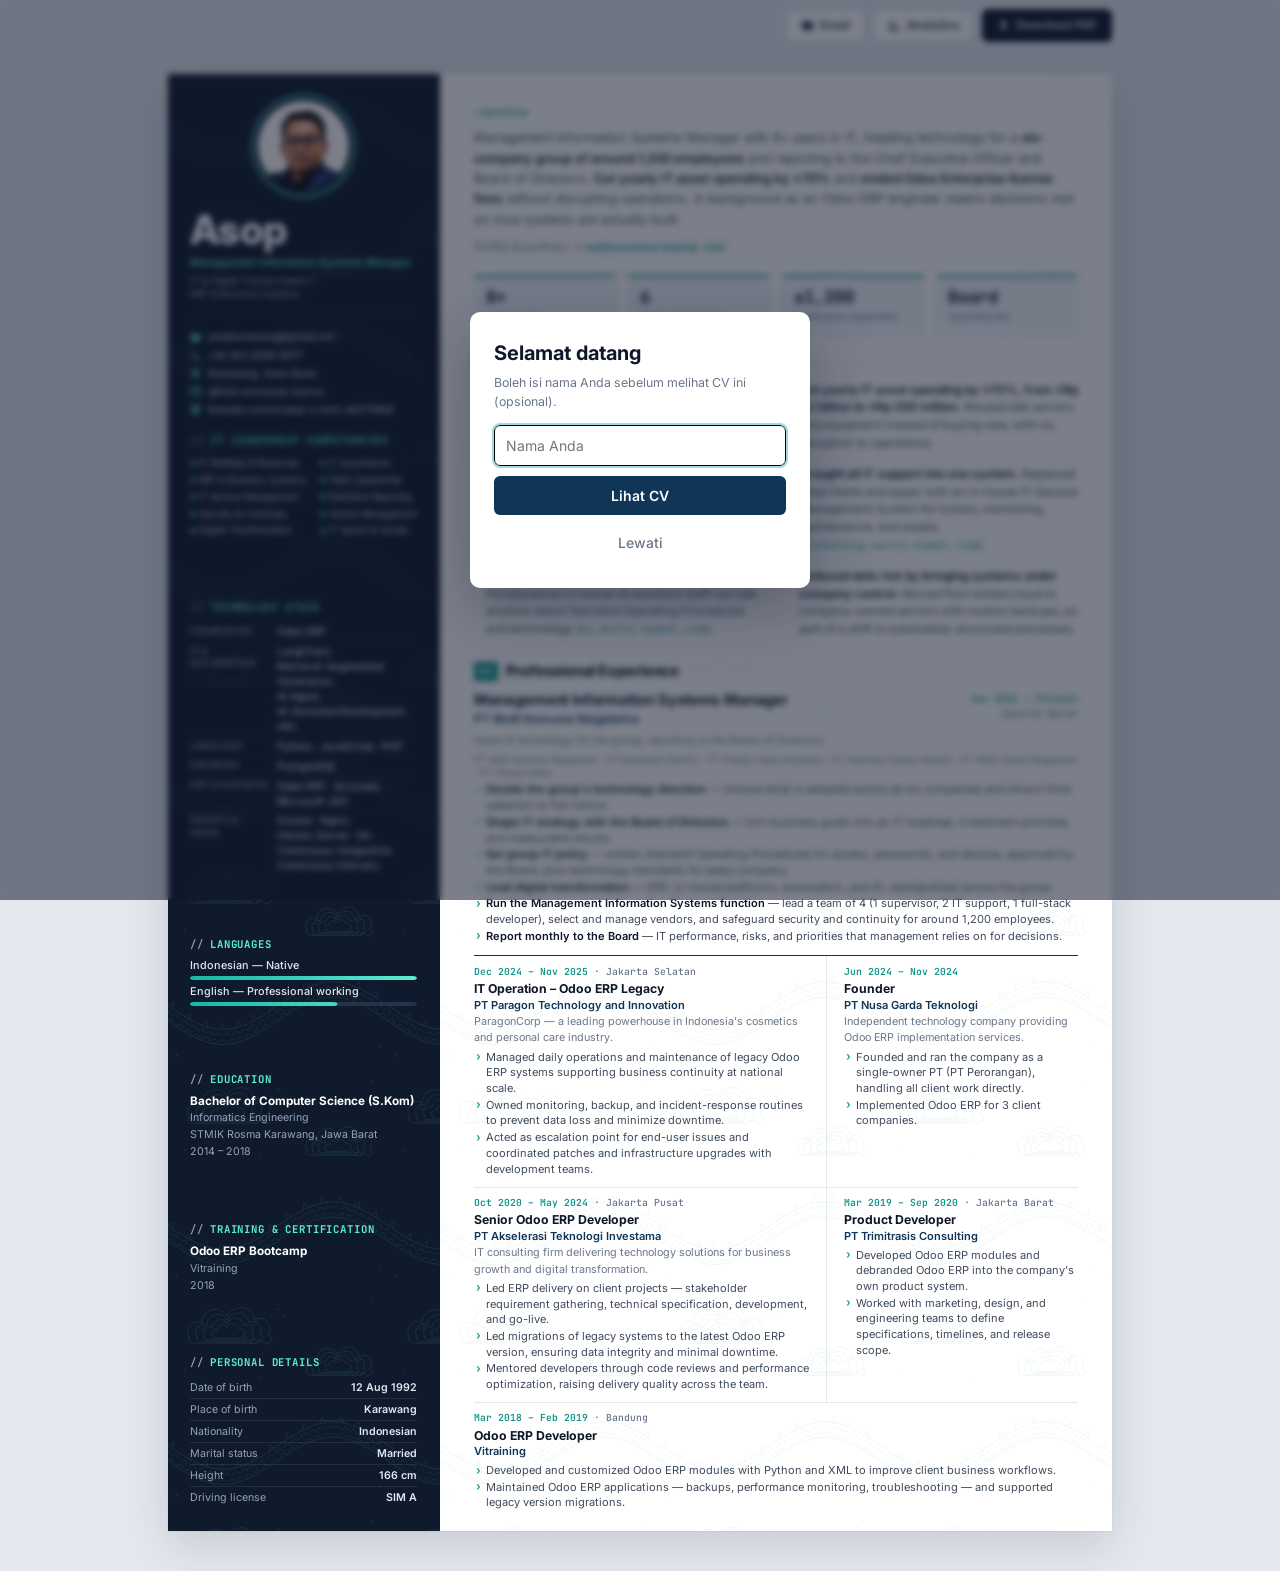
<file: index.html>
<!DOCTYPE html>
<html lang="en">
<head>
<meta charset="UTF-8">
<meta name="viewport" content="width=device-width, initial-scale=1.0">
<title>Asop — Management Information Systems Manager</title>
<link rel="icon" type="image/svg+xml" href="data:image/svg+xml,%3Csvg xmlns='http://www.w3.org/2000/svg' viewBox='0 0 24 24'%3E%3Crect width='24' height='24' rx='5' fill='%230f3557'/%3E%3Cpath fill='%23fff' d='M6 4h8l4 4v12H6V4z' opacity='.95'/%3E%3Cpath fill='%230e8ba1' d='M14 4l4 4h-4V4z'/%3E%3Crect x='8' y='11' width='8' height='1.4' fill='%230f3557'/%3E%3Crect x='8' y='14' width='8' height='1.4' fill='%230f3557'/%3E%3Crect x='8' y='17' width='5' height='1.4' fill='%230f3557'/%3E%3C/svg%3E">
<meta name="description" content="Curriculum Vitae of Asop — Management Information Systems Manager with 8+ years in ERP, digital transformation, and in-house platforms, heading technology for a six-company group of around 1,200 employees.">
<meta name="author" content="Asop">
<meta property="og:title" content="Asop — Management Information Systems Manager">
<meta property="og:description" content="Management Information Systems Manager — 8+ years in ERP, digital transformation, and in-house platforms; heads technology for a six-company group.">
<meta property="og:type" content="profile">
<link rel="preconnect" href="https://fonts.googleapis.com">
<link rel="preconnect" href="https://fonts.gstatic.com" crossorigin>
<link href="https://fonts.googleapis.com/css2?family=Inter:wght@400;500;600;700;800&family=JetBrains+Mono:wght@500;600;700&display=swap" rel="stylesheet">
<style>
:root{
  --side:#0f1b2d;
  --side-2:#16263d;
  --side-ink:#e2e8f0;
  --side-soft:#94a3b8;
  --teal:#0d9488;
  --teal-lt:#5eead4;
  --navy:#0f3557;
  --ink:#0f172a;
  --body:#3f4b5c;
  --soft:#6b7789;
  --rule:#e2e8f0;
  --wash:#f1f5f9;
  --paper:#fff;
  --canvas:#e5e9ef;
  --mono:'JetBrains Mono',ui-monospace,SFMono-Regular,Menlo,Consolas,monospace;
  --scale:.84;
  --page-w:210mm;
  --side-w:72mm;
}
*{box-sizing:border-box;margin:0;padding:0}
html{-webkit-text-size-adjust:100%}
body{font-family:'Inter',-apple-system,BlinkMacSystemFont,'Segoe UI',Roboto,sans-serif;
  background:var(--canvas);color:var(--body);font-size:9pt;line-height:1.5;-webkit-font-smoothing:antialiased}
a{color:inherit}
*{-webkit-print-color-adjust:exact;print-color-adjust:exact}

/* ============ toolbar ============ */
.toolbar{position:sticky;top:0;z-index:20;background:rgba(229,233,239,.92);
  backdrop-filter:blur(8px);border-bottom:1px solid #d3dae3}
.toolbar-in{max-width:var(--page-w);margin:0 auto;padding:9px 0;display:flex;gap:8px;justify-content:flex-end}
.btn{font:inherit;font-size:11.5px;font-weight:500;display:inline-flex;align-items:center;gap:6px;
  padding:7px 14px;border-radius:6px;cursor:pointer;text-decoration:none;border:1px solid transparent}
.btn svg{width:13px;height:13px;fill:currentColor}
.btn-primary{background:var(--side);color:#fff}
.btn-primary:hover{background:#0a1322}
.btn-ghost{background:#fff;color:var(--side);border-color:#c9d2dd}
.btn-ghost:hover{background:#f4f7fa}

/* ============ sheet: sidebar gelap + kolom utama ============ */
.sheet{position:relative;width:var(--page-w);margin:22px auto 40px;background:var(--paper);
  display:grid;grid-template-columns:var(--side-w) 1fr;
  box-shadow:0 1px 2px rgba(15,23,42,.05),0 16px 44px rgba(15,23,42,.14)}
/* latar sidebar sebagai elemen terpisah: di print dibuat fixed supaya ada di setiap halaman */
/* sidebar setinggi kolom utama; isinya direntangkan supaya tidak ada area kosong */
.side{position:relative;background:var(--side) url(batik-naga.svg) 0 0/220px repeat;color:var(--side-ink);padding:12mm 6mm 12mm;display:flex;flex-direction:column}
.side-rest{flex:1;display:flex;flex-direction:column;justify-content:space-between}
.main{padding:12mm 11mm 12mm 10mm;min-width:0;background:url(batik-naga-light.svg) 0 0/220px repeat}

/* ---- sidebar ---- */
.portrait{width:36mm;height:36mm;margin:0 auto;border-radius:50%;overflow:hidden;
  box-shadow:0 0 0 1.2mm var(--side),0 0 0 1.7mm var(--teal-lt)}
.portrait img{width:100%;height:100%;object-fit:cover;display:block}
.name{margin-top:7mm;font-size:30pt;line-height:1;font-weight:800;color:#fff;letter-spacing:-.8px}
.role{margin-top:6px;font-size:7.8pt;font-weight:600;line-height:1.4;color:var(--teal-lt);white-space:nowrap;letter-spacing:0}
.headline{margin-top:3px;font-size:7pt;line-height:1.45;color:rgba(255,255,255,.72)}
.headline span{white-space:nowrap}
.side-block{margin-top:6mm}
.sh{font-family:var(--mono);font-size:8pt;font-weight:700;letter-spacing:.08em;text-transform:uppercase;
  color:var(--teal-lt);margin-bottom:3mm;display:flex;align-items:center;gap:6px}
.sh::before{content:"//";color:var(--side-soft);font-weight:500}
.contacts{display:flex;flex-direction:column;gap:5px;font-size:7.6pt;letter-spacing:-.1px;padding-top:5mm;border-top:1px solid rgba(255,255,255,.12)}
.contacts span{display:flex;align-items:center;gap:7px;color:var(--side-ink);word-break:break-all}
.contacts a{text-decoration:none}
.contacts a:hover{color:var(--teal-lt)}
.contacts svg{width:11px;height:11px;fill:var(--teal-lt);flex:0 0 11px}
.skill{margin-bottom:4.5px}
.skill-name{font-size:8.1pt;color:var(--side-ink);line-height:1.3;font-weight:500}
.meter{display:block;width:100%;height:4px;margin-top:3px}
.tags{display:flex;flex-wrap:wrap;gap:4px}
.lead{list-style:none;font-size:7.8pt;line-height:1.45;color:var(--side-ink)}
.lead li{position:relative;padding:2.4px 0 2.4px 3.2mm;border-bottom:1px solid rgba(255,255,255,.08)}
.lead li:last-child{border-bottom:0}
.lead li::before{content:"";position:absolute;left:.2mm;top:50%;width:1.3mm;height:1.3mm;margin-top:-.65mm;transform:rotate(45deg);background:var(--teal-lt)}
.side .tag{font-family:var(--mono);font-size:7.2pt;font-weight:500;color:var(--side-ink);background:var(--side-2);
  border:1px solid #2a3c56;border-radius:3px;padding:1.5px 5px;line-height:1.4}
.stack-group{display:grid;grid-template-columns:21mm minmax(0,1fr);gap:2mm;padding:2.4px 0;border-bottom:1px solid rgba(255,255,255,.08)}
.stack-group:last-child{border-bottom:0}
.stack-label{font-size:6.6pt;font-weight:600;letter-spacing:.06em;text-transform:uppercase;color:var(--side-soft);line-height:1.45;padding-top:.6px}
.stack .tags{display:block;font-size:7.8pt;line-height:1.45;color:var(--side-ink)}
.side .stack .tag{display:inline-block;font:inherit;font-weight:500;color:inherit;background:none;border:0;padding:0;white-space:nowrap;max-width:100%}
.side .stack .tag.long{white-space:normal}
.side .stack .tag:not(:last-child){margin-right:.45em}
.side .stack .tag:not(:last-child)::after{content:",";color:var(--side-soft)}
.edu-title{font-size:8.8pt;font-weight:700;color:#fff;line-height:1.3}
.edu-meta{font-size:8pt;color:var(--side-soft);margin-top:1px}
.fact{display:flex;justify-content:space-between;gap:6px;font-size:8pt;padding:2.5px 0;border-bottom:1px solid rgba(255,255,255,.08)}
.fact:last-child{border-bottom:0}
.fact dt{color:var(--side-soft)}
.fact dd{color:var(--side-ink);font-weight:600;text-align:right}

/* ---- main ---- */
section{margin-bottom:7mm}
section:last-child{margin-bottom:0}
.kicker{font-family:var(--mono);font-size:8pt;font-weight:600;color:var(--teal);margin-bottom:2mm}
.tagline{font-size:9.6pt;line-height:1.6;color:var(--body)}
.tagline b{color:var(--ink);font-weight:600}
.portfolio-link{margin-top:2mm;font-size:8.6pt;color:var(--soft)}
.portfolio-link a{font-family:var(--mono);font-weight:600;color:var(--teal);text-decoration:none}
.portfolio-link a:hover{text-decoration:underline}
.glance{margin-top:5mm;display:grid;grid-template-columns:repeat(4,1fr);gap:3mm}
.glance div{border:1px solid var(--rule);border-top:2px solid var(--teal);border-radius:3px;padding:2.6mm 3mm;background:var(--wash)}
.glance b{display:block;font-family:var(--mono);font-size:13pt;font-weight:700;color:var(--ink);line-height:1.15;white-space:nowrap}
.glance span{display:block;margin-top:2px;font-size:7.6pt;color:var(--soft)}
h2.sec{display:flex;align-items:center;gap:8px;font-size:11pt;font-weight:800;color:var(--ink);
  letter-spacing:-.1px;margin-bottom:4mm}
h2.sec i{font-style:normal;font-family:var(--mono);font-size:8.4pt;font-weight:700;color:#fff;background:var(--teal);
  border-radius:3px;padding:1px 5px}
h2.sec .sec-at{font-family:var(--mono);font-size:7.6pt;font-weight:500;color:var(--soft)}
h2.sec::after{content:"";flex:1;height:1px;background:var(--rule)}

.ach{list-style:none}
.ach li{padding:2.3mm 0;border-top:1px dashed var(--rule)}
.ach li:first-child{border-top:0;padding-top:0}
.ach p{position:relative;padding-left:12px;font-size:8.9pt;line-height:1.5}
.ach a{white-space:nowrap}
.ach p::before{content:"\203A";position:absolute;left:1px;top:-.5px;color:var(--teal);font-weight:700;font-family:var(--mono)}
.ach b{color:var(--ink);font-weight:600}
.ach a{color:var(--teal);text-decoration:none;font-family:var(--mono);font-size:8.3pt}

/* timeline */
.timeline{position:relative;padding-left:6mm}
.timeline::before{content:"";position:absolute;left:1.2mm;top:1.5mm;bottom:2mm;width:1.5px;background:var(--rule)}
.entry{position:relative;padding-bottom:4.5mm}
.entry:last-child{padding-bottom:0}
.entry::before{content:"";position:absolute;left:-6mm;top:1.2mm;width:2.6mm;height:2.6mm;border-radius:50%;
  background:#fff;border:2px solid var(--teal);box-sizing:border-box}
.timeline > .entry:first-child::before{background:var(--teal)}
.entry-when{font-family:var(--mono);font-size:7.3pt;font-weight:600;color:var(--teal)}
.entry-when span{color:var(--soft);font-weight:500}
.entry-when span::before{content:" · "}
.entry-title{font-size:9.6pt;font-weight:700;color:var(--ink);line-height:1.3;margin-top:1px}
.entry-org{font-size:8.4pt;font-weight:600;color:var(--navy)}
.entry-note{font-size:7.8pt;color:var(--soft);margin-top:1px}
.entry-when,.entry-title,.entry-org,.entry-note{break-after:avoid;page-break-after:avoid}
.entry ul{list-style:none;margin-top:2mm}
.entry li{position:relative;padding-left:12px;margin-bottom:2px;font-size:8.2pt;line-height:1.5;break-inside:avoid;page-break-inside:avoid}
.entry li::before{content:"\203A";position:absolute;left:1px;top:-.5px;color:var(--teal);font-weight:700;font-family:var(--mono)}
.entry li b{color:var(--ink);font-weight:600}
.entry-cos{display:flex;flex-wrap:wrap;gap:4px;margin-top:2mm}
.main .tag{font-family:var(--mono);font-size:7.2pt;font-weight:500;color:var(--navy);background:var(--wash);
  border:1px solid #d5dee8;border-radius:3px;padding:1px 5px}


/* ============ tata letak PDF satu lembar; web desktop memakai tata letak yang sama ============ */
@media print, screen and (min-width:821px){
  .side{padding:7mm 6mm 6mm}
  .side-rest{justify-content:space-between}
  .portrait{width:24mm;height:24mm}
  .stack-group{padding:1.8px 0}
  .name{margin-top:5mm}
  .side-block{margin-top:3.8mm}
  .lead{display:grid;grid-template-columns:auto auto;justify-content:space-between;column-gap:1.8mm;font-size:6.8pt;line-height:1.4}
  .lead li{padding:1.6px 0 1.6px 2.2mm;white-space:nowrap}
  .lead li:nth-last-child(2){border-bottom:0}
  .lead li::before{width:1mm;height:1mm;margin-top:-.5mm}
  .contacts{padding-top:3.5mm;gap:3px}
  .sh{margin-bottom:2mm}
  .glance{margin-bottom:3.4mm}
  .intro{margin-bottom:4.2mm}
  section{margin-bottom:4mm}
  .main{padding:8mm 9mm 5mm 9mm}
  .ach{display:grid;grid-template-columns:1fr 1fr;column-gap:6mm}
  .ach li:nth-child(2){border-top:0;padding-top:0}
  .ach p{font-size:8.9pt;line-height:1.5}
  .entry{padding-bottom:4.2mm}
  .entry ul{margin-top:.8mm}
  .entry li{margin-bottom:1px}
  h2.sec{margin-bottom:2.4mm}
  .ach li{padding:1.6mm 0}
  .entry li{line-height:1.42}
  /* pengalaman gaya eksekutif. Jabatan terakhir lebar penuh dengan tanggal di kanan, jabatan lain dalam grid 2 kolom yang sejajar dengan garis pemisah tipis */
  .timeline{padding-left:0}
  .timeline::before{display:none}
  .entry::before{display:none}
  .timeline > .entry{display:grid;grid-template-columns:1fr auto;column-gap:5mm;padding:0 0 2.6mm;margin:0}
  .timeline > .entry > div:not(.entry-when){display:contents}
  .timeline > .entry .entry-when{grid-column:2;grid-row:1/span 2;text-align:right;line-height:1.5;padding-top:1px}
  .timeline > .entry .entry-when span{display:block}
  .timeline > .entry .entry-when span::before{content:none}
  .timeline > .entry .entry-title{grid-column:1;grid-row:1;font-size:11.2pt;letter-spacing:-.15px;margin-top:0}
  .timeline > .entry .entry-org{grid-column:1;grid-row:2;font-size:8.8pt}
  .timeline > .entry .entry-note,.timeline > .entry .entry-cos,.timeline > .entry ul{grid-column:1/-1}
  .timeline > .entry .entry-note{margin-top:1.2mm}
  .tl-grid{display:grid;grid-template-columns:repeat(12,1fr);border-top:1.5px solid var(--navy)}
  .tl-grid .entry:nth-child(odd){grid-column:1/8}
  .tl-grid .entry:nth-child(even){grid-column:8/13}
  .tl-grid .entry{padding:2.2mm 4.5mm 2.2mm 0;border-bottom:1px solid var(--rule)}
  .tl-grid .entry:nth-child(even){padding:2.2mm 0 2.2mm 4.5mm;border-left:1px solid var(--rule)}
  .tl-grid .entry:last-child{border-bottom:0;padding-bottom:0}
  .tl-grid .entry:nth-child(5){grid-column:1/-1;padding-right:0}
  .tl-grid .entry-when{margin-bottom:.4mm}
  .tl-grid .entry-title{font-size:9.2pt}
  .tl-grid .entry-org{font-size:8.3pt}
  .timeline .entry-cos{display:block;margin-top:1mm;font-size:6.9pt;line-height:1.45;color:var(--soft)}
  .timeline .entry-cos .tag{display:inline;padding:0;border:0;background:none;font:inherit;color:inherit}
  .timeline .entry-cos .tag:not(:last-child)::after{content:" · "}
  .timeline .entry li{font-size:8.3pt;line-height:1.42}
  .timeline .entry-note{font-size:8.1pt}
}
/* web desktop: lembar selebar versi PDF sebelum diperkecil, jadi isinya sama persis dengan PDF */
@media screen and (min-width:821px){
  :root{--page-w:calc(210mm / var(--scale))}
}
@media screen and (min-width:821px) and (max-width:1000px){
  .sheet{zoom:var(--scale)}
  .toolbar-in{max-width:210mm}
}
/* ============ layar sempit ============ */
@media screen and (max-width:820px){
  :root{--page-w:100%}
  body{font-size:10.5pt}
  .toolbar-in{padding:9px 14px;flex-wrap:wrap}
  .sheet{display:flex;flex-direction:column;margin:0;box-shadow:none}
  .side{display:contents}
  .side-top{order:1;background:var(--side) url(batik-naga.svg) 0 0/220px repeat;color:var(--side-ink);padding:28px 20px 24px}
  .main{order:2;padding:24px 20px}
  .side-rest{display:block;order:3;background:var(--side) url(batik-naga.svg) 0 0/220px repeat;color:var(--side-ink);padding:4px 20px 30px}
  .side-rest .side-block{margin-top:24px}
  .portrait{width:100px;height:100px;margin:0}
  .name{margin-top:18px}
  .role{font-size:10pt;white-space:normal}
  .contacts{font-size:10pt;margin-top:20px}
  .glance{grid-template-columns:repeat(2,1fr)}
  .ach p,.entry li,.tagline{font-size:10.5pt}
  .skill-name,.fact,.edu-meta{font-size:10pt}
  .stack-group{grid-template-columns:34% 1fr}
  .stack-label{font-size:8.5pt}
  .stack .tags{font-size:10pt}
  .lead{font-size:10pt}
  .side .tag,.main .tag{font-size:9pt}
}

/* ============ visitor gate ============ */
.gate-overlay{position:fixed;inset:0;background:rgba(15,23,42,.55);backdrop-filter:blur(3px);
  display:none;align-items:center;justify-content:center;z-index:100;padding:20px}
.gate-overlay.open{display:flex}
.gate-card{background:#fff;border-radius:10px;max-width:340px;width:100%;padding:26px 24px;
  box-shadow:0 20px 60px rgba(15,23,42,.3)}
.gate-card h3{font-size:15pt;font-weight:700;color:var(--ink);margin-bottom:6px}
.gate-card p{font-size:9.3pt;color:var(--soft);line-height:1.5;margin-bottom:14px}
.gate-card input{width:100%;font:inherit;font-size:10.5pt;padding:9px 11px;border:1px solid var(--rule);
  border-radius:6px;margin-bottom:10px}
.gate-card input:focus{outline:2px solid #9fdbe6;border-color:var(--accent)}
.gate-card button{width:100%;font:inherit;font-size:10.5pt;font-weight:600;padding:9px;border:none;
  border-radius:6px;background:var(--navy);color:#fff;cursor:pointer}
.gate-card button:hover{background:var(--navy-deep)}
.gate-card button:disabled{opacity:.6;cursor:default}
.gate-error{font-size:8.6pt;color:#c0392b;margin:-4px 0 10px}
.gate-card .gate-skip{margin-top:8px;background:none;color:var(--soft);font-weight:500}
.gate-card .gate-skip:hover{background:none;color:var(--ink);text-decoration:underline}

/* ============ analytics modal ============ */
.log-overlay{position:fixed;inset:0;background:rgba(15,23,42,.55);backdrop-filter:blur(3px);
  display:none;align-items:center;justify-content:center;z-index:100;padding:20px}
.log-overlay.open{display:flex}
.log-card{background:#fff;border-radius:10px;max-width:760px;width:100%;max-height:80vh;
  display:flex;flex-direction:column;box-shadow:0 20px 60px rgba(15,23,42,.3)}
.log-head{display:flex;justify-content:space-between;align-items:center;padding:16px 20px;
  border-bottom:1px solid var(--rule)}
.log-head h3{font-size:13pt;font-weight:700;color:var(--ink)}
.log-close{background:none;border:none;font-size:18px;color:var(--soft);cursor:pointer;line-height:1;padding:4px}
.log-close:hover{color:var(--ink)}
.log-actions{display:flex;align-items:center;gap:10px}
.log-del,.log-clear{font:inherit;font-size:8.4pt;font-weight:600;color:#b42318;background:#fff;border:1px solid #f1c4bf;
  border-radius:5px;padding:3px 9px;cursor:pointer;white-space:nowrap}
.log-del:hover,.log-clear:hover{background:#fef3f2}
.log-del:disabled,.log-clear:disabled{opacity:.5;cursor:default}
.log-body{overflow:auto;padding:0 20px 20px}
.pdf-card{max-width:860px;max-height:92vh}
.pdf-actions{display:flex;align-items:center;gap:8px}
.pdf-body{overflow:auto;background:#e5e9ef;padding:16px;display:flex;flex-direction:column;align-items:center;gap:14px;border-radius:0 0 10px 10px}
.pdf-body img{display:block;width:100%;max-width:794px;height:auto;background:#fff;box-shadow:0 4px 18px rgba(15,23,42,.18)}
.log-table{width:100%;border-collapse:collapse;font-size:8.6pt}
.log-table th{text-align:left;padding:7px 8px;border-bottom:2px solid var(--rule);color:var(--navy);
  font-weight:700;white-space:nowrap;position:sticky;top:0;background:#fff}
.log-table td{padding:6px 8px;border-bottom:1px solid var(--rule);color:var(--body);
  white-space:nowrap}
.log-table td.ua{white-space:normal;word-break:break-all;min-width:220px}
.log-empty,.log-loading,.log-error{padding:20px;text-align:center;color:var(--soft);font-size:9.3pt}
.log-warn{color:#b42318;background:#fef3f2;border-bottom:1px solid #fecdca;padding:10px 14px;text-align:left}

/* ============ print — A4 ============ */
@page{size:A4;margin:0}
@media print{
  /* latar halaman: kolom sidebar gelap penuh di setiap halaman */
  html{background:linear-gradient(90deg,#0f1b2d calc(var(--side-w) * var(--scale)),#fff 0)}
  body{background:transparent}
  .toolbar,.gate-overlay,.log-overlay,.pdf-overlay{display:none !important}
  .sheet{width:calc(210mm / var(--scale));zoom:var(--scale);margin:0;box-shadow:none}
  /* latar sidebar digambar di sheet agar tersambung di semua halaman */
  .sheet{background:transparent}
  .side{background:url(batik-naga.svg) 0 0/220px repeat transparent}
  .main{background:url(batik-naga-light.svg) 0 0/220px repeat transparent}
  .stack-group{break-inside:avoid}
  .side,.main{-webkit-box-decoration-break:clone;box-decoration-break:clone}
  a{text-decoration:none}
  h2.sec,.sh{break-after:avoid;page-break-after:avoid}
  .ach li,.skill,.fact,.glance,.edu-title{break-inside:avoid;page-break-inside:avoid}
  .np{display:none !important}
}

</style>
</head>
<body>

<div class="log-overlay pdf-overlay" id="pdfOverlay" onclick="if(event.target===this)closePdfPreview()">
  <div class="log-card pdf-card">
    <div class="log-head">
      <h3>Preview CV</h3>
      <div class="pdf-actions">
        <a class="btn btn-ghost" href="Asop-CV-ATS.pdf" download="Asop-CV-ATS.pdf" title="Plain one-column version for online job portals">ATS version</a>
        <a class="btn btn-primary" href="Asop-CV.pdf" download="Asop-CV.pdf">
          <svg viewBox="0 0 24 24"><path d="M5 20h14v-2H5v2zM19 9h-4V3H9v6H5l7 7 7-7z"/></svg>Download</a>
        <button class="log-close" type="button" onclick="closePdfPreview()" aria-label="Tutup">&times;</button>
      </div>
    </div>
    <div class="pdf-body">
      <img src="cv-preview-1.jpg" alt="CV" width="1240" height="1754" loading="lazy">
    </div>
  </div>
</div>
<svg width="0" height="0" style="position:absolute" aria-hidden="true"><defs>
<linearGradient id="gbar" gradientUnits="userSpaceOnUse" x1="0" y1="0" x2="100" y2="0"><stop offset="0" stop-color="#14b8a6"/><stop offset="1" stop-color="#5eead4"/></linearGradient>
</defs></svg>

<div class="toolbar">
  <div class="toolbar-in">
    <a class="btn btn-ghost" href="mailto:asopkarawang@gmail.com">
      <svg viewBox="0 0 24 24"><path d="M20 4H4a2 2 0 00-2 2v12a2 2 0 002 2h16a2 2 0 002-2V6a2 2 0 00-2-2zm0 4l-8 5-8-5V6l8 5 8-5v2z"/></svg>Email</a>
    <button class="btn btn-ghost" onclick="openVisitorLog()">
      <svg viewBox="0 0 24 24"><path d="M3 3v18h18v-2H5V3H3zm4 14h2v-6H7v6zm4 0h2V7h-2v10zm4 0h2v-4h-2v4z"/></svg>Analytics</button>
    <button class="btn btn-primary" type="button" onclick="openPdfPreview()">
      <svg viewBox="0 0 24 24"><path d="M5 20h14v-2H5v2zM19 9h-4V3H9v6H5l7 7 7-7z"/></svg>Download PDF</button>
  </div>
</div>

<article class="sheet">

  <aside class="side">
    <div class="side-top">
      <figure class="portrait"><img src="photo.jpg" alt="Portrait of Asop" width="500" height="500"></figure>
      <h1 class="name">Asop</h1>
      <div class="role">Management Information Systems Manager</div>
      <div class="headline"><span>IT &amp; Digital Transformation |</span> <span>ERP &amp; Business Systems</span></div>
      <div class="side-block contacts">
      <span><svg viewBox="0 0 24 24"><path d="M20 4H4a2 2 0 00-2 2v12a2 2 0 002 2h16a2 2 0 002-2V6a2 2 0 00-2-2zm0 4l-8 5-8-5V6l8 5 8-5v2z"/></svg><a href="mailto:asopkarawang@gmail.com">asopkarawang@gmail.com</a></span>
      <span><svg viewBox="0 0 24 24"><path d="M6.6 10.8a15.1 15.1 0 006.6 6.6l2.2-2.2c.3-.3.7-.4 1-.2 1.2.4 2.4.6 3.6.6.6 0 1 .4 1 1V20c0 .6-.4 1-1 1C10.6 21 3 13.4 3 4c0-.6.4-1 1-1h3.5c.6 0 1 .4 1 1 0 1.3.2 2.5.6 3.6.1.3 0 .7-.2 1l-2.3 2.2z"/></svg><a href="tel:+6282125093077">+62 821-2509-3077</a></span>
      <span><svg viewBox="0 0 24 24"><path d="M12 2C8.1 2 5 5.1 5 9c0 5.2 7 13 7 13s7-7.8 7-13c0-3.9-3.1-7-7-7zm0 9.5A2.5 2.5 0 1112 6.5a2.5 2.5 0 010 5z"/></svg>Karawang, Jawa Barat</span>
      <span><svg viewBox="0 0 24 24"><path d="M12 .5A11.5 11.5 0 00.5 12a11.5 11.5 0 007.9 10.9c.6.1.8-.2.8-.6v-2c-3.2.7-3.9-1.5-3.9-1.5-.5-1.4-1.3-1.7-1.3-1.7-1-.7.1-.7.1-.7 1.1.1 1.7 1.2 1.7 1.2 1 1.8 2.7 1.3 3.4 1 .1-.8.4-1.3.7-1.6-2.6-.3-5.3-1.3-5.3-5.7 0-1.3.4-2.3 1.2-3.1-.1-.3-.5-1.5.1-3.1 0 0 1-.3 3.2 1.2a11 11 0 015.8 0C17.1 4.8 18.1 5.1 18.1 5.1c.6 1.6.2 2.8.1 3.1.8.8 1.2 1.8 1.2 3.1 0 4.4-2.7 5.4-5.3 5.7.4.4.8 1.1.8 2.2v3.3c0 .4.2.7.8.6A11.5 11.5 0 0023.5 12 11.5 11.5 0 0012 .5z"/></svg><a href="https://github.com/asop-source" target="_blank" rel="noopener">github.com/asop-source</a></span>
      <span><svg viewBox="0 0 24 24"><path d="M19 3H5a2 2 0 00-2 2v14a2 2 0 002 2h14a2 2 0 002-2V5a2 2 0 00-2-2zM8.3 18.3H5.7V9.8h2.6v8.5zM7 8.6a1.5 1.5 0 110-3 1.5 1.5 0 010 3zm11.3 9.7h-2.6v-4.1c0-1-.4-1.7-1.3-1.7-.7 0-1.1.5-1.3 1-.1.2-.1.4-.1.7v4.1h-2.6s0-6.9 0-8.5h2.6V11c.3-.5 1-1.3 2.4-1.3 1.8 0 3 1.2 3 3.6v5z"/></svg><a href="https://www.linkedin.com/in/asop-s-kom-a03758b6" target="_blank" rel="noopener">linkedin.com/in/asop-s-kom-a03758b6</a></span>
      </div>
    </div>

    <div class="side-rest">
      <div class="side-block">
        <h3 class="sh">IT Leadership Competencies</h3>
        <ul class="lead">
          <li>IT Strategy &amp; Roadmap</li>
          <li>IT Governance</li>
          <li>ERP &amp; Business Systems</li>
          <li>Team Leadership</li>
          <li>IT Service Management</li>
          <li>Executive Reporting</li>
          <li>Security &amp; Continuity</li>
          <li>Vendor Management</li>
          <li>Digital Transformation</li>
          <li>IT Spend &amp; Assets</li>
        </ul>
      </div>

      <div class="side-block">
        <h3 class="sh">Technology Stack</h3>
        <div class="stack">
          <div class="stack-group"><div class="stack-label">Framework</div><div class="tags"><span class="tag">Odoo ERP</span></div></div>
          <div class="stack-group"><div class="stack-label">AI &amp; Automation</div><div class="tags"><span class="tag">LangChain</span><span class="tag long">Retrieval-Augmented Generation</span><span class="tag">AI Agent</span><span class="tag">AI-Assisted Development</span><span class="tag">n8n</span></div></div>
          <div class="stack-group"><div class="stack-label">Language</div><div class="tags"><span class="tag">Python</span><span class="tag">JavaScript</span><span class="tag">PHP</span></div></div>
          <div class="stack-group"><div class="stack-label">Database</div><div class="tags"><span class="tag">PostgreSQL</span></div></div>
          <div class="stack-group"><div class="stack-label">ERP &amp; Business</div><div class="tags"><span class="tag">Odoo ERP</span><span class="tag">Accurate</span><span class="tag">Microsoft 365</span></div></div>
          <div class="stack-group"><div class="stack-label">DevOps &amp; Infra</div><div class="tags"><span class="tag">Docker</span><span class="tag">Nginx</span><span class="tag">Ubuntu Server</span><span class="tag">Git</span><span class="tag">Continuous Integration</span><span class="tag">Continuous Delivery</span></div></div>
        </div>
      </div>

      <div class="side-block">
        <h3 class="sh">Languages</h3>
          <div class="skill"><div class="skill-name">Indonesian &mdash; Native</div><svg class="meter" viewBox="0 0 100 4" preserveAspectRatio="none" aria-hidden="true"><rect width="100" height="4" rx="2" fill="#24344b"/><rect width="100" height="4" rx="2" fill="url(#gbar)"/></svg></div>
          <div class="skill"><div class="skill-name">English &mdash; Professional working</div><svg class="meter" viewBox="0 0 100 4" preserveAspectRatio="none" aria-hidden="true"><rect width="100" height="4" rx="2" fill="#24344b"/><rect width="65" height="4" rx="2" fill="url(#gbar)"/></svg></div>
      
      </div>

      <div class="side-block">
        <h3 class="sh">Education</h3>
        <div class="edu-title">Bachelor of Computer Science (S.Kom)</div>
        <div class="edu-meta">Informatics Engineering</div>
        <div class="edu-meta">STMIK Rosma Karawang, Jawa Barat</div>
        <div class="edu-meta">2014 &ndash; 2018</div>
      </div>

      <div class="side-block">
        <h3 class="sh">Training &amp; Certification</h3>
        <div class="edu-title">Odoo ERP Bootcamp</div>
        <div class="edu-meta">Vitraining</div>
        <div class="edu-meta">2018</div>
      </div>

      <div class="side-block">
        <h3 class="sh">Personal Details</h3>
        <dl>
          <div class="fact"><dt>Date of birth</dt><dd>12 Aug 1992</dd></div>
          <div class="fact"><dt>Place of birth</dt><dd>Karawang</dd></div>
          <div class="fact"><dt>Nationality</dt><dd>Indonesian</dd></div>
          <div class="fact"><dt>Marital status</dt><dd>Married</dd></div>
          <div class="fact"><dt>Height</dt><dd>166 cm</dd></div>
          <div class="fact"><dt>Driving license</dt><dd>SIM A</dd></div>
        </dl>
      </div>
    </div>
  </aside>

  <main class="main">
    <section class="intro">
      <div class="kicker">~/profile</div>
      <p class="tagline">Management Information Systems Manager with 8+ years in IT, heading technology for a <b>six-company group of around 1,200 employees</b> and reporting to the Chief Executive Officer and Board of Directors. <b>Cut yearly IT asset spending by &plusmn;70%</b> and <b>ended Odoo Enterprise license fees</b> without disrupting operations. A background as an Odoo ERP engineer means decisions rest on how systems are actually built.</p>
      <p class="portfolio-link">Profile &amp; portfolio <span aria-hidden="true">&rarr;</span> <a href="https://webhousekarawang.com" target="_blank" rel="noopener">webhousekarawang.com</a></p>
      <div class="glance">
        <div><b>8+</b><span>years in IT</span></div>
        <div><b>6</b><span>group companies</span></div>
        <div><b>±1,200</b><span>employees supported</span></div>
        <div><b>Board</b><span>reporting line</span></div>
      </div>
    </section>

    <section>
      <h2 class="sec"><i>01</i>Key Results<span class="sec-at">at PT Multi Kencana Niagatama</span></h2>
      <ul class="ach">
        <li><p><b>Built a flagship loyalty program to grow sales.</b> Led the in-house build of a nationwide loyalty program for installers, now rolling out (<a href="https://gebyar.multi-kabel.com" target="_blank" rel="noopener">gebyar.multi-kabel.com</a>).</p></li>
        <li><p><b>Cut yearly IT asset spending by &plusmn;70%, from &plusmn;Rp 1.2 billion to &plusmn;Rp 350 million.</b> Reused idle servers and equipment instead of buying new, with no disruption to operations.</p></li>
        <li><p><b>Led the decision to stop paying for Odoo Enterprise licenses.</b> Moved the group to self-hosted Odoo Community with no disruption to operations.</p></li>
        <li><p><b>Brought all IT support into one system.</b> Replaced email forms and paper with an in-house IT Service Management System for tickets, monitoring, maintenance, and assets (<a href="https://ticketing.multi-kabel.com" target="_blank" rel="noopener">ticketing.multi-kabel.com</a>).</p></li>
        <li><p><b>Helped employees solve problems on their own.</b> Introduced an in-house AI assistant staff can ask anytime about Standard Operating Procedures and technology (<a href="https://ai.multi-kabel.com" target="_blank" rel="noopener">ai.multi-kabel.com</a>).</p></li>
        <li><p><b>Reduced data risk by bringing systems under company control.</b> Moved from rented cloud to company-owned servers with routine backups, as part of a shift to automated, structured processes.</p></li>
      </ul>
    </section>

    <section>
      <h2 class="sec"><i>02</i>Professional Experience</h2>
      <div class="timeline">
      <div class="entry">
        <div class="entry-when">Jan 2026 &ndash; Present<span>Jakarta Barat</span></div>
        <div>
          <div class="entry-title">Management Information Systems Manager</div>
          <div class="entry-org">PT Multi Kencana Niagatama</div>
          <div class="entry-note">Head of technology for the group, reporting to the Board of Directors.</div>
          <div class="entry-cos">
            <span class="tag">PT Multi Kencana Niagatama</span><span class="tag">PT Nusantara Electric</span><span class="tag">PT Pulung Cable Indonesia</span>
            <span class="tag">PT Indoreka Sukses Mandiri</span><span class="tag">PT MKN Global Niagatama</span><span class="tag">PT Terang Kabel</span>
          </div>
          <ul>
            <li><b>Decide the group's technology direction</b> &mdash; choose what is adopted across all six companies and drive it from selection to full rollout.</li>
            <li><b>Shape IT strategy with the Board of Directors</b> &mdash; turn business goals into an IT roadmap, investment priorities, and measurable results.</li>
            <li><b>Set group IT policy</b> &mdash; written Standard Operating Procedures for access, passwords, and devices, approved by the Board, plus technology standards for every company.</li>
            <li><b>Lead digital transformation</b> &mdash; ERP, in-house platforms, automation, and AI, standardized across the group.</li>
            <li><b>Run the Management Information Systems function</b> &mdash; lead a team of 4 (1 supervisor, 2 IT support, 1 full-stack developer), select and manage vendors, and safeguard security and continuity for around 1,200 employees.</li>
            <li><b>Report monthly to the Board</b> &mdash; IT performance, risks, and priorities that management relies on for decisions.</li>
          </ul>
        </div>
      </div>

      <div class="tl-grid">
      <div class="entry">
        <div class="entry-when">Dec 2024 &ndash; Nov 2025<span>Jakarta Selatan</span></div>
        <div>
          <div class="entry-title">IT Operation &ndash; Odoo ERP Legacy</div>
          <div class="entry-org">PT Paragon Technology and Innovation</div>
          <div class="entry-note">ParagonCorp &mdash; a leading powerhouse in Indonesia's cosmetics and personal care industry.</div>
          <ul>
            <li>Managed daily operations and maintenance of legacy Odoo ERP systems supporting business continuity at national scale.</li>
            <li>Owned monitoring, backup, and incident-response routines to prevent data loss and minimize downtime.</li>
            <li class="np">Acted as escalation point for end-user issues and coordinated patches and infrastructure upgrades with development teams.</li>
          </ul>
        </div>
      </div>

      <div class="entry">
        <div class="entry-when">Jun 2024 &ndash; Nov 2024</div>
        <div>
          <div class="entry-title">Founder</div>
          <div class="entry-org">PT Nusa Garda Teknologi</div>
          <div class="entry-note">Independent technology company providing Odoo ERP implementation services.</div>
          <ul>
            <li>Founded and ran the company as a single-owner PT (PT Perorangan), handling all client work directly.</li>
            <li>Implemented Odoo ERP for 3 client companies.</li>
          </ul>
        </div>
      </div>

      <div class="entry">
        <div class="entry-when">Oct 2020 &ndash; May 2024<span>Jakarta Pusat</span></div>
        <div>
          <div class="entry-title">Senior Odoo ERP Developer</div>
          <div class="entry-org">PT Akselerasi Teknologi Investama</div>
          <div class="entry-note np">IT consulting firm delivering technology solutions for business growth and digital transformation.</div>
          <ul>
            <li>Led ERP delivery on client projects &mdash; stakeholder requirement gathering, technical specification, development, and go-live.</li>
            <li>Led migrations of legacy systems to the latest Odoo ERP version, ensuring data integrity and minimal downtime.</li>
            <li class="np">Mentored developers through code reviews and performance optimization, raising delivery quality across the team.</li>
          </ul>
        </div>
      </div>

      <div class="entry">
        <div class="entry-when">Mar 2019 &ndash; Sep 2020<span>Jakarta Barat</span></div>
        <div>
          <div class="entry-title">Product Developer</div>
          <div class="entry-org">PT Trimitrasis Consulting</div>
          <ul>
            <li>Developed Odoo ERP modules and debranded Odoo ERP into the company's own product system.</li>
            <li class="np">Worked with marketing, design, and engineering teams to define specifications, timelines, and release scope.</li>
          </ul>
        </div>
      </div>

      <div class="entry">
        <div class="entry-when">Mar 2018 &ndash; Feb 2019<span>Bandung</span></div>
        <div>
          <div class="entry-title">Odoo ERP Developer</div>
          <div class="entry-org">Vitraining</div>
          <ul>
            <li>Developed and customized Odoo ERP modules with Python and XML to improve client business workflows.</li>
            <li class="np">Maintained Odoo ERP applications &mdash; backups, performance monitoring, troubleshooting &mdash; and supported legacy version migrations.</li>
          </ul>
        </div>
      </div>
      </div>
      </div>
    </section>
  </main>

</article>

<div class="gate-overlay open" id="gateOverlay">
  <div class="gate-card">
    <h3>Selamat datang</h3>
    <p>Boleh isi nama Anda sebelum melihat CV ini (opsional).</p>
    <form id="gateForm">
      <input type="text" id="gateName" placeholder="Nama Anda" required autofocus>
      <button type="submit">Lihat CV</button>
      <button type="button" class="gate-skip" id="gateSkip">Lewati</button>
    </form>
  </div>
</div>

<div class="gate-overlay" id="loginOverlay">
  <div class="gate-card">
    <h3>Analytics Login</h3>
    <p>Masuk untuk melihat visitor log.</p>
    <form id="loginForm">
      <input type="password" id="loginPassword" placeholder="Password" required autofocus>
      <div class="gate-error" id="loginError" style="display:none">Password salah.</div>
      <button type="submit">Masuk</button>
    </form>
  </div>
</div>

<div class="log-overlay" id="logOverlay">
  <div class="log-card">
    <div class="log-head">
      <h3>Visitor Log</h3>
      <div class="log-actions">
        <button class="log-clear" id="logClear" type="button" style="display:none">Hapus semua</button>
        <button class="log-close" onclick="closeVisitorLog()">&times;</button>
      </div>
    </div>
    <div class="log-body" id="logBody">
      <div class="log-loading">Memuat...</div>
    </div>
  </div>
</div>

<script>
(function(){
  var LOG_URL = 'https://script.google.com/macros/s/AKfycbz_0W2CrD6tjzecNxece0H1prec7SXt2p-e9f4XRQWCsHjh2AJFbtSjxO95jjweRNjf/exec';

  // pengunjung mengisi nama sekali per sesi, lalu kunjungan dicatat (tanpa lokasi)
  var overlay = document.getElementById('gateOverlay');
  var form = document.getElementById('gateForm');
  var logged = false;
  try { logged = !!sessionStorage.getItem('cvVisitorLogged'); } catch (e) {}
  if (logged) overlay.classList.remove('open');

  form.addEventListener('submit', function(e){
    e.preventDefault();
    var name = document.getElementById('gateName').value.trim();
    if (!name) return;
    logVisit(name);
  });

  document.getElementById('gateSkip').addEventListener('click', function(){
    logVisit('(tanpa nama)');
  });

  function logVisit(name){
    try { sessionStorage.setItem('cvVisitorLogged', '1'); } catch (e) {}
    overlay.classList.remove('open');
    fetch(LOG_URL, {
      method: 'POST',
      mode: 'no-cors',
      headers: {'Content-Type': 'text/plain'},
      body: JSON.stringify({
        name: name,
        referrer: document.referrer || '(direct)',
        userAgent: navigator.userAgent,
        location: ''
      })
    }).catch(function(){});
  }

  var logOverlay = document.getElementById('logOverlay');
  var logBody = document.getElementById('logBody');

  function escapeHtml(str){
    return String(str == null ? '' : str).replace(/[&<>"']/g, function(c){
      return {'&':'&amp;','<':'&lt;','>':'&gt;','"':'&quot;',"'":'&#39;'}[c];
    });
  }

  function renderRows(rows){
    if (!rows.length) {
      logBody.innerHTML = '<div class="log-empty">Belum ada kunjungan tercatat.</div>';
      logClear.style.display = 'none';
      return;
    }
    logClear.style.display = '';
    var html = '<table class="log-table"><thead><tr>'
      + '<th>Waktu</th><th>Nama</th><th>Lokasi</th><th>Referrer</th><th>User Agent</th><th></th>'
      + '</tr></thead><tbody>';
    rows.forEach(function(r){
      var time = r.time ? new Date(r.time).toLocaleString('id-ID') : '';
      html += '<tr><td>' + escapeHtml(time) + '</td><td>' + escapeHtml(r.name)
        + '</td><td class="ua">' + escapeHtml(r.location || '-') + '</td><td>' + escapeHtml(r.referrer)
        + '</td><td class="ua">' + escapeHtml(r.userAgent)
        + '</td><td><button class="log-del" type="button" data-time="' + escapeHtml(r.time) + '">Hapus</button></td></tr>';
    });
    html += '</tbody></table>';
    logBody.innerHTML = html;
  }

  // password hanya disimpan di memori selama dialog dipakai, untuk aksi hapus
  var logKey = '';
  var logClear = document.getElementById('logClear');

  function runAction(params, confirmText){
    if (!window.confirm(confirmText)) return;
    logBody.innerHTML = '<div class="log-loading">Menghapus...</div>';
    fetch(LOG_URL + '?key=' + encodeURIComponent(logKey) + params)
      .then(function(res){ return res.json(); })
      .then(function(data){
        if (data.status !== 'ok') {
          logBody.innerHTML = '<div class="log-error">Gagal menghapus' + (data.message ? ': ' + escapeHtml(data.message) : '.') + '</div>';
          return;
        }
        if (data.rows) {
          // Server membalas dengan daftar log, berarti perintah hapus diabaikan.
          renderRows(data.rows);
          logBody.insertAdjacentHTML('afterbegin', '<div class="log-error log-warn">Belum terhapus: fitur hapus belum aktif di Apps Script. ' +
            'Tempel kode hapus di Code.gs, lalu Deploy &rarr; Manage deployments &rarr; Edit &rarr; New version.</div>');
          return;
        }
        fetchAndShowLog(logKey);
      })
      .catch(function(){
        logBody.innerHTML = '<div class="log-error">Gagal menghapus.</div>';
      });
  }

  logBody.addEventListener('click', function(e){
    var btn = e.target.closest('.log-del');
    if (!btn) return;
    runAction('&action=delete&time=' + encodeURIComponent(btn.getAttribute('data-time')),
      'Hapus kunjungan ini dari log?');
  });

  logClear.addEventListener('click', function(){
    runAction('&action=clear', 'Hapus SEMUA kunjungan dari log? Tindakan ini tidak bisa dibatalkan.');
  });

  function fetchAndShowLog(key){
    logKey = key;
    logClear.style.display = 'none';
    logOverlay.classList.add('open');
    logBody.innerHTML = '<div class="log-loading">Memuat...</div>';

    fetch(LOG_URL + '?key=' + encodeURIComponent(key))
      .then(function(res){ return res.json(); })
      .then(function(data){
        if (data.status !== 'ok') {
          logBody.innerHTML = '<div class="log-error">Akses ditolak.</div>';
          return;
        }
        renderRows(data.rows || []);
      })
      .catch(function(){
        logBody.innerHTML = '<div class="log-error">Gagal memuat data.</div>';
      });
  }

  window.closeVisitorLog = function(){
    logKey = '';
    logOverlay.classList.remove('open');
  };

  logOverlay.addEventListener('click', function(e){
    if (e.target === logOverlay) closeVisitorLog();
  });

  var loginOverlay = document.getElementById('loginOverlay');
  var loginForm = document.getElementById('loginForm');
  var loginError = document.getElementById('loginError');

  window.openVisitorLog = function(){
    loginError.style.display = 'none';
    loginForm.reset();
    loginOverlay.classList.add('open');
  };

  loginForm.addEventListener('submit', function(e){
    e.preventDefault();
    var password = document.getElementById('loginPassword').value;

    // password diperiksa oleh Apps Script, tidak disimpan di halaman ini
    loginOverlay.classList.remove('open');
    fetchAndShowLog(password);
  });

  loginOverlay.addEventListener('click', function(e){
    if (e.target === loginOverlay) loginOverlay.classList.remove('open');
  });
})();
</script>

<script>
  function openPdfPreview(){ document.getElementById('pdfOverlay').classList.add('open'); }
  function closePdfPreview(){ document.getElementById('pdfOverlay').classList.remove('open'); }
  document.addEventListener('keydown', function(e){ if (e.key === 'Escape') closePdfPreview(); });
</script>
</body>
</html>
</file>
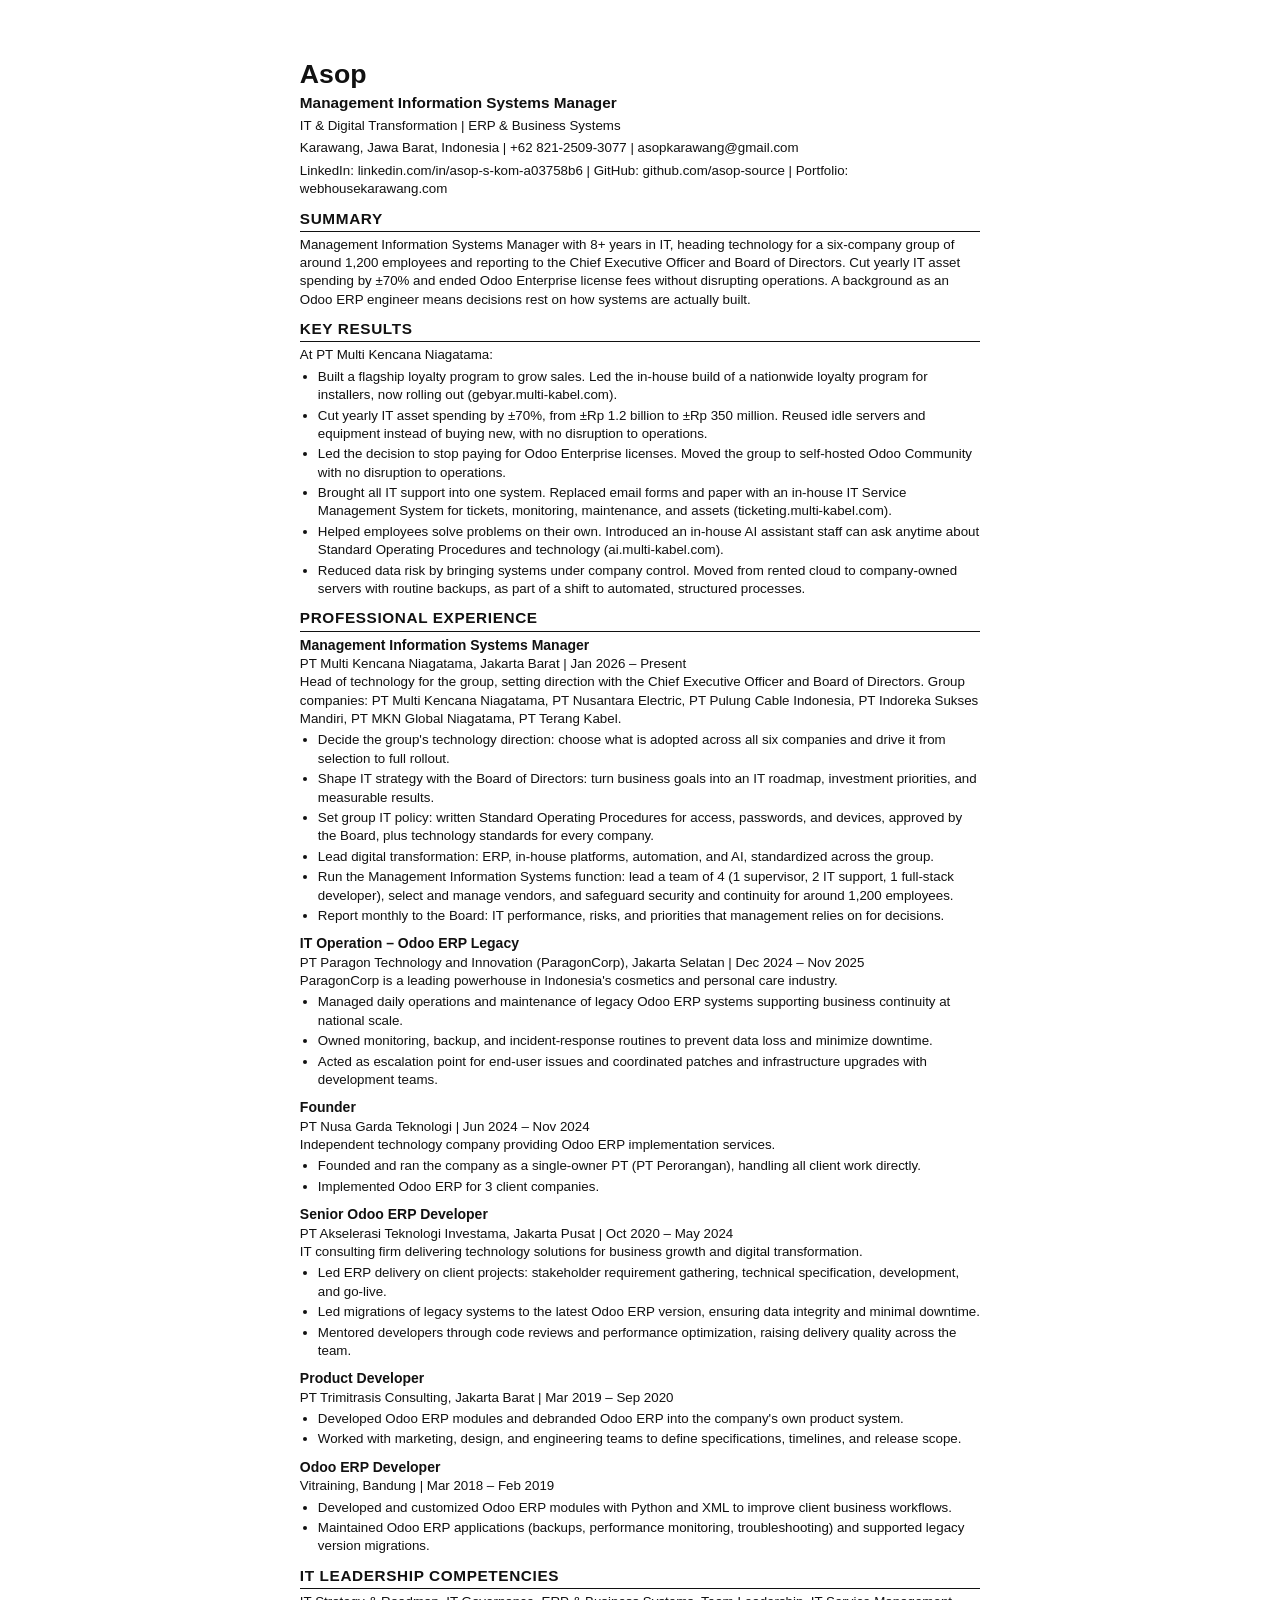
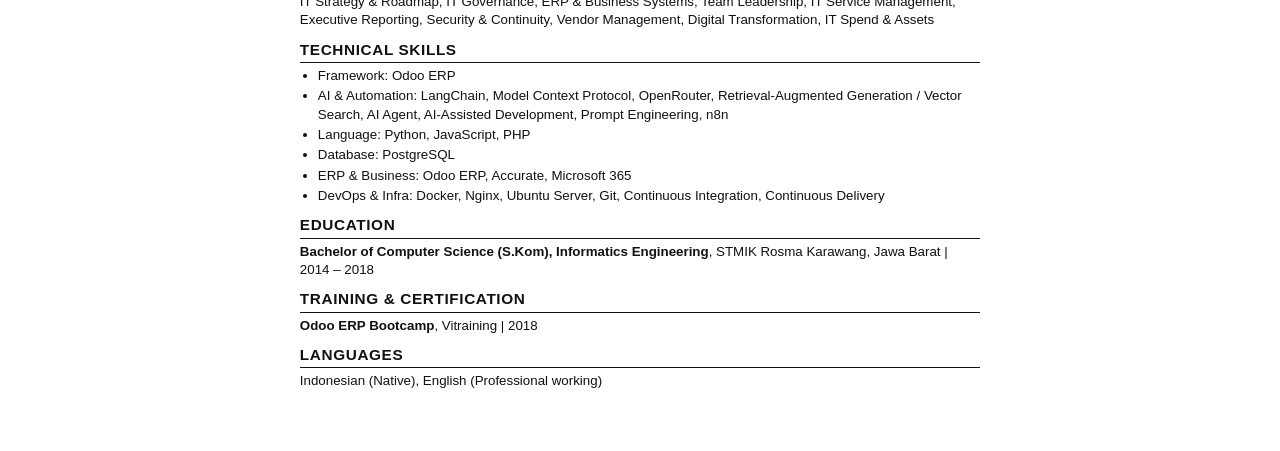
<file: cv-ats.html>
<!DOCTYPE html>
<html lang="en">
<head>
<meta charset="UTF-8">
<meta name="viewport" content="width=device-width, initial-scale=1.0">
<meta name="robots" content="noindex">
<title>Asop — CV (ATS version)</title>
<style>
/* Versi ATS: satu kolom, teks polos, tanpa foto dan tanpa data pribadi, supaya mudah dibaca sistem rekrutmen */
@page{size:A4;margin:13mm 16mm}
*{box-sizing:border-box;margin:0;padding:0}
body{font-family:Arial,Helvetica,'Liberation Sans',sans-serif;font-size:10pt;line-height:1.38;color:#111;background:#fff}
.page{max-width:180mm;margin:0 auto;padding:16mm 0}
@media print{.page{padding:0}}
h1{font-size:20pt;line-height:1.1}
.title{font-size:11.5pt;font-weight:bold;margin-top:2px}
.contact{margin-top:4px}
h2{font-size:11.5pt;text-transform:uppercase;letter-spacing:.04em;border-bottom:1px solid #111;padding-bottom:2px;margin:9px 0 4px;break-after:avoid}
h3{font-size:10.5pt;break-after:avoid}
.meta{break-after:avoid}
.job{margin-bottom:9px}
.job p{break-after:avoid}
ul{margin:3px 0 0 18px}
li{margin-bottom:2px;break-inside:avoid}
a{color:inherit;text-decoration:none}
</style>
</head>
<body>
<div class="page">

<h1>Asop</h1>
<div class="title">Management Information Systems Manager</div>
<div class="contact">IT &amp; Digital Transformation | ERP &amp; Business Systems</div>
<div class="contact">Karawang, Jawa Barat, Indonesia | +62 821-2509-3077 | asopkarawang@gmail.com</div>
<div class="contact">LinkedIn: linkedin.com/in/asop-s-kom-a03758b6 | GitHub: github.com/asop-source | Portfolio: webhousekarawang.com</div>

<h2>Summary</h2>
<p>Management Information Systems Manager with 8+ years in IT, heading technology for a six-company group of around 1,200 employees and reporting to the Chief Executive Officer and Board of Directors. Cut yearly IT asset spending by ±70% and ended Odoo Enterprise license fees without disrupting operations. A background as an Odoo ERP engineer means decisions rest on how systems are actually built.</p>

<h2>Key Results</h2>
<p>At PT Multi Kencana Niagatama:</p>
<ul>
  <li>Built a flagship loyalty program to grow sales. Led the in-house build of a nationwide loyalty program for installers, now rolling out (gebyar.multi-kabel.com).</li>
  <li>Cut yearly IT asset spending by ±70%, from ±Rp 1.2 billion to ±Rp 350 million. Reused idle servers and equipment instead of buying new, with no disruption to operations.</li>
  <li>Led the decision to stop paying for Odoo Enterprise licenses. Moved the group to self-hosted Odoo Community with no disruption to operations.</li>
  <li>Brought all IT support into one system. Replaced email forms and paper with an in-house IT Service Management System for tickets, monitoring, maintenance, and assets (ticketing.multi-kabel.com).</li>
  <li>Helped employees solve problems on their own. Introduced an in-house AI assistant staff can ask anytime about Standard Operating Procedures and technology (ai.multi-kabel.com).</li>
  <li>Reduced data risk by bringing systems under company control. Moved from rented cloud to company-owned servers with routine backups, as part of a shift to automated, structured processes.</li>
</ul>

<h2>Professional Experience</h2>

<div class="job">
  <h3>Management Information Systems Manager</h3>
  <p class="meta">PT Multi Kencana Niagatama, Jakarta Barat | Jan 2026 – Present</p>
  <p>Head of technology for the group, setting direction with the Chief Executive Officer and Board of Directors. Group companies: PT Multi Kencana Niagatama, PT Nusantara Electric, PT Pulung Cable Indonesia, PT Indoreka Sukses Mandiri, PT MKN Global Niagatama, PT Terang Kabel.</p>
  <ul>
    <li>Decide the group's technology direction: choose what is adopted across all six companies and drive it from selection to full rollout.</li>
    <li>Shape IT strategy with the Board of Directors: turn business goals into an IT roadmap, investment priorities, and measurable results.</li>
    <li>Set group IT policy: written Standard Operating Procedures for access, passwords, and devices, approved by the Board, plus technology standards for every company.</li>
    <li>Lead digital transformation: ERP, in-house platforms, automation, and AI, standardized across the group.</li>
    <li>Run the Management Information Systems function: lead a team of 4 (1 supervisor, 2 IT support, 1 full-stack developer), select and manage vendors, and safeguard security and continuity for around 1,200 employees.</li>
    <li>Report monthly to the Board: IT performance, risks, and priorities that management relies on for decisions.</li>
  </ul>
</div>

<div class="job">
  <h3>IT Operation – Odoo ERP Legacy</h3>
  <p class="meta">PT Paragon Technology and Innovation (ParagonCorp), Jakarta Selatan | Dec 2024 – Nov 2025</p>
  <p>ParagonCorp is a leading powerhouse in Indonesia's cosmetics and personal care industry.</p>
  <ul>
    <li>Managed daily operations and maintenance of legacy Odoo ERP systems supporting business continuity at national scale.</li>
    <li>Owned monitoring, backup, and incident-response routines to prevent data loss and minimize downtime.</li>
    <li>Acted as escalation point for end-user issues and coordinated patches and infrastructure upgrades with development teams.</li>
  </ul>
</div>

<div class="job">
  <h3>Founder</h3>
  <p class="meta">PT Nusa Garda Teknologi | Jun 2024 – Nov 2024</p>
  <p>Independent technology company providing Odoo ERP implementation services.</p>
  <ul>
    <li>Founded and ran the company as a single-owner PT (PT Perorangan), handling all client work directly.</li>
    <li>Implemented Odoo ERP for 3 client companies.</li>
  </ul>
</div>

<div class="job">
  <h3>Senior Odoo ERP Developer</h3>
  <p class="meta">PT Akselerasi Teknologi Investama, Jakarta Pusat | Oct 2020 – May 2024</p>
  <p>IT consulting firm delivering technology solutions for business growth and digital transformation.</p>
  <ul>
    <li>Led ERP delivery on client projects: stakeholder requirement gathering, technical specification, development, and go-live.</li>
    <li>Led migrations of legacy systems to the latest Odoo ERP version, ensuring data integrity and minimal downtime.</li>
    <li>Mentored developers through code reviews and performance optimization, raising delivery quality across the team.</li>
  </ul>
</div>

<div class="job">
  <h3>Product Developer</h3>
  <p class="meta">PT Trimitrasis Consulting, Jakarta Barat | Mar 2019 – Sep 2020</p>
  <ul>
    <li>Developed Odoo ERP modules and debranded Odoo ERP into the company's own product system.</li>
    <li>Worked with marketing, design, and engineering teams to define specifications, timelines, and release scope.</li>
  </ul>
</div>

<div class="job">
  <h3>Odoo ERP Developer</h3>
  <p class="meta">Vitraining, Bandung | Mar 2018 – Feb 2019</p>
  <ul>
    <li>Developed and customized Odoo ERP modules with Python and XML to improve client business workflows.</li>
    <li>Maintained Odoo ERP applications (backups, performance monitoring, troubleshooting) and supported legacy version migrations.</li>
  </ul>
</div>

<h2>IT Leadership Competencies</h2>
<p>IT Strategy &amp; Roadmap, IT Governance, ERP &amp; Business Systems, Team Leadership, IT Service Management, Executive Reporting, Security &amp; Continuity, Vendor Management, Digital Transformation, IT Spend &amp; Assets</p>

<h2>Technical Skills</h2>
<ul>
  <li>Framework: Odoo ERP</li>
  <li>AI &amp; Automation: LangChain, Model Context Protocol, OpenRouter, Retrieval-Augmented Generation / Vector Search, AI Agent, AI-Assisted Development, Prompt Engineering, n8n</li>
  <li>Language: Python, JavaScript, PHP</li>
  <li>Database: PostgreSQL</li>
  <li>ERP &amp; Business: Odoo ERP, Accurate, Microsoft 365</li>
  <li>DevOps &amp; Infra: Docker, Nginx, Ubuntu Server, Git, Continuous Integration, Continuous Delivery</li>
</ul>

<h2>Education</h2>
<p><b>Bachelor of Computer Science (S.Kom), Informatics Engineering</b>, STMIK Rosma Karawang, Jawa Barat | 2014 – 2018</p>

<h2>Training &amp; Certification</h2>
<p><b>Odoo ERP Bootcamp</b>, Vitraining | 2018</p>

<h2>Languages</h2>
<p>Indonesian (Native), English (Professional working)</p>

</div>
</body>
</html>
</file>
